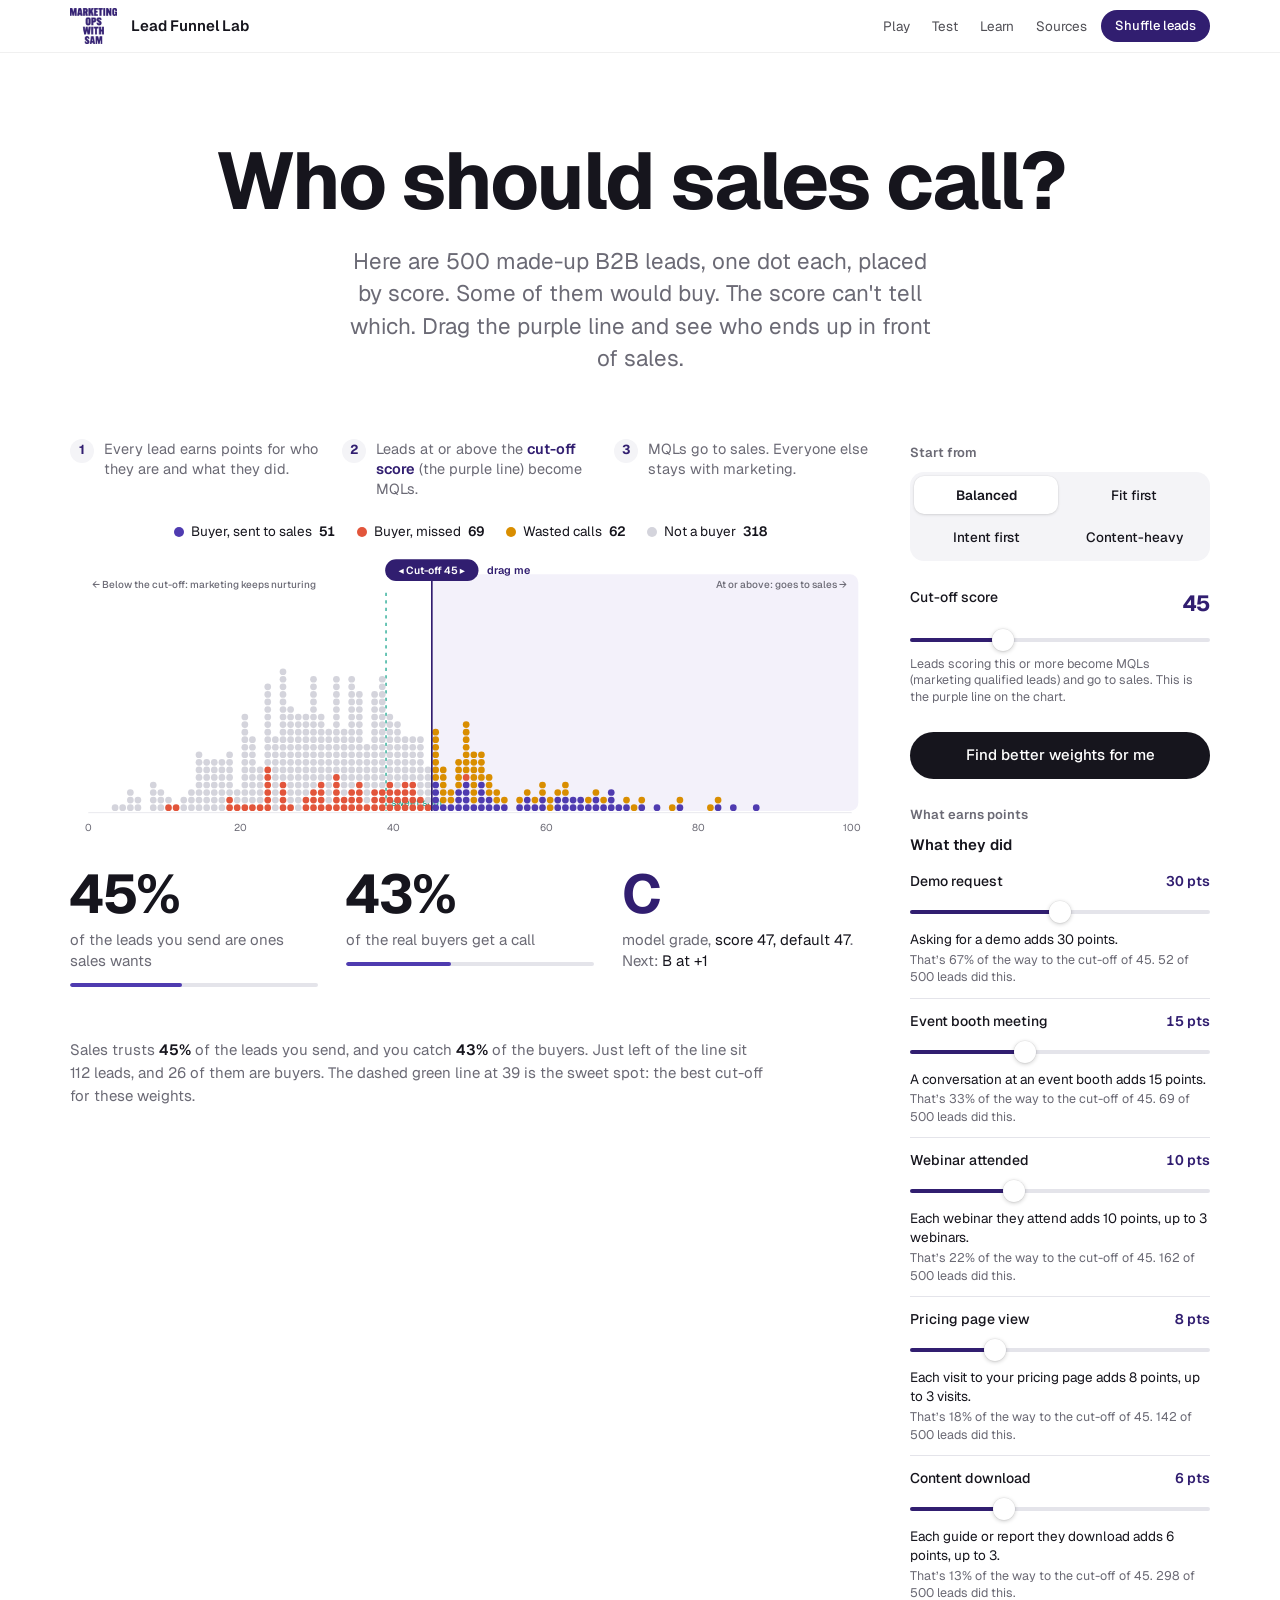
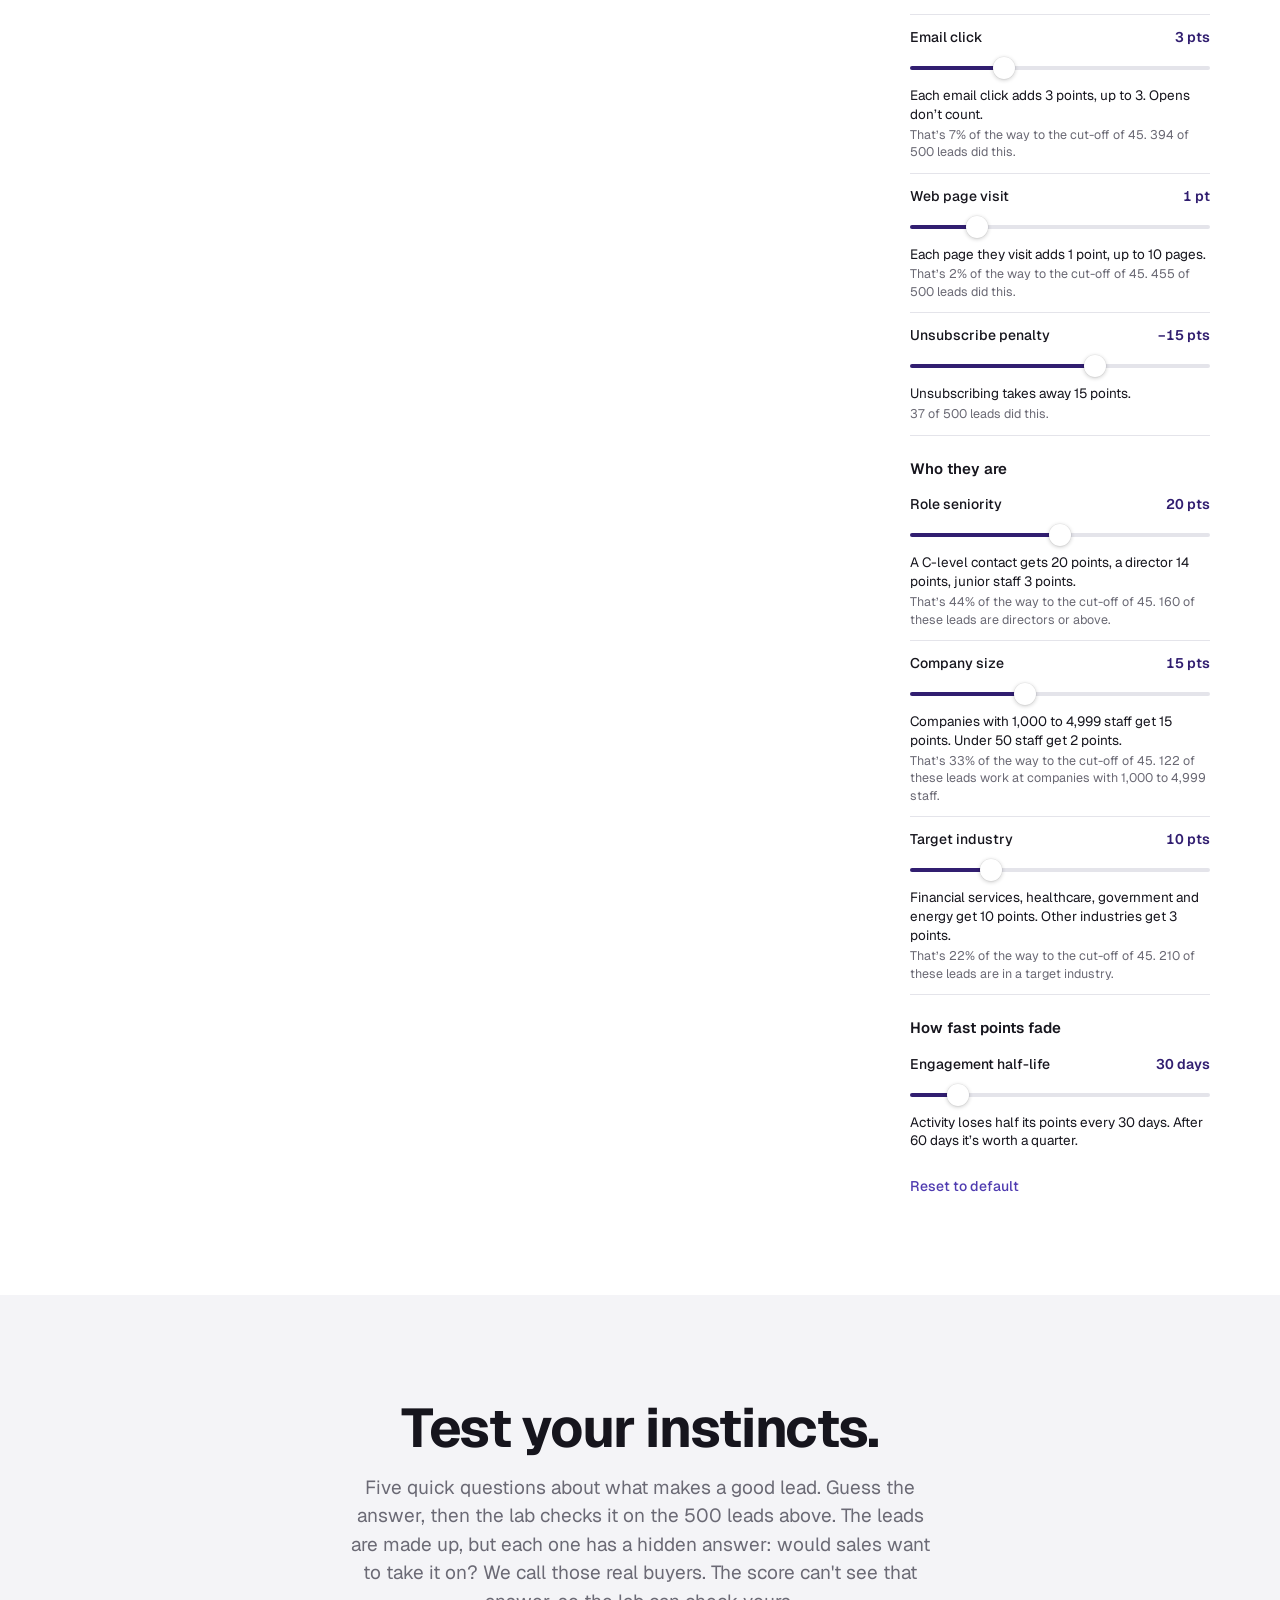
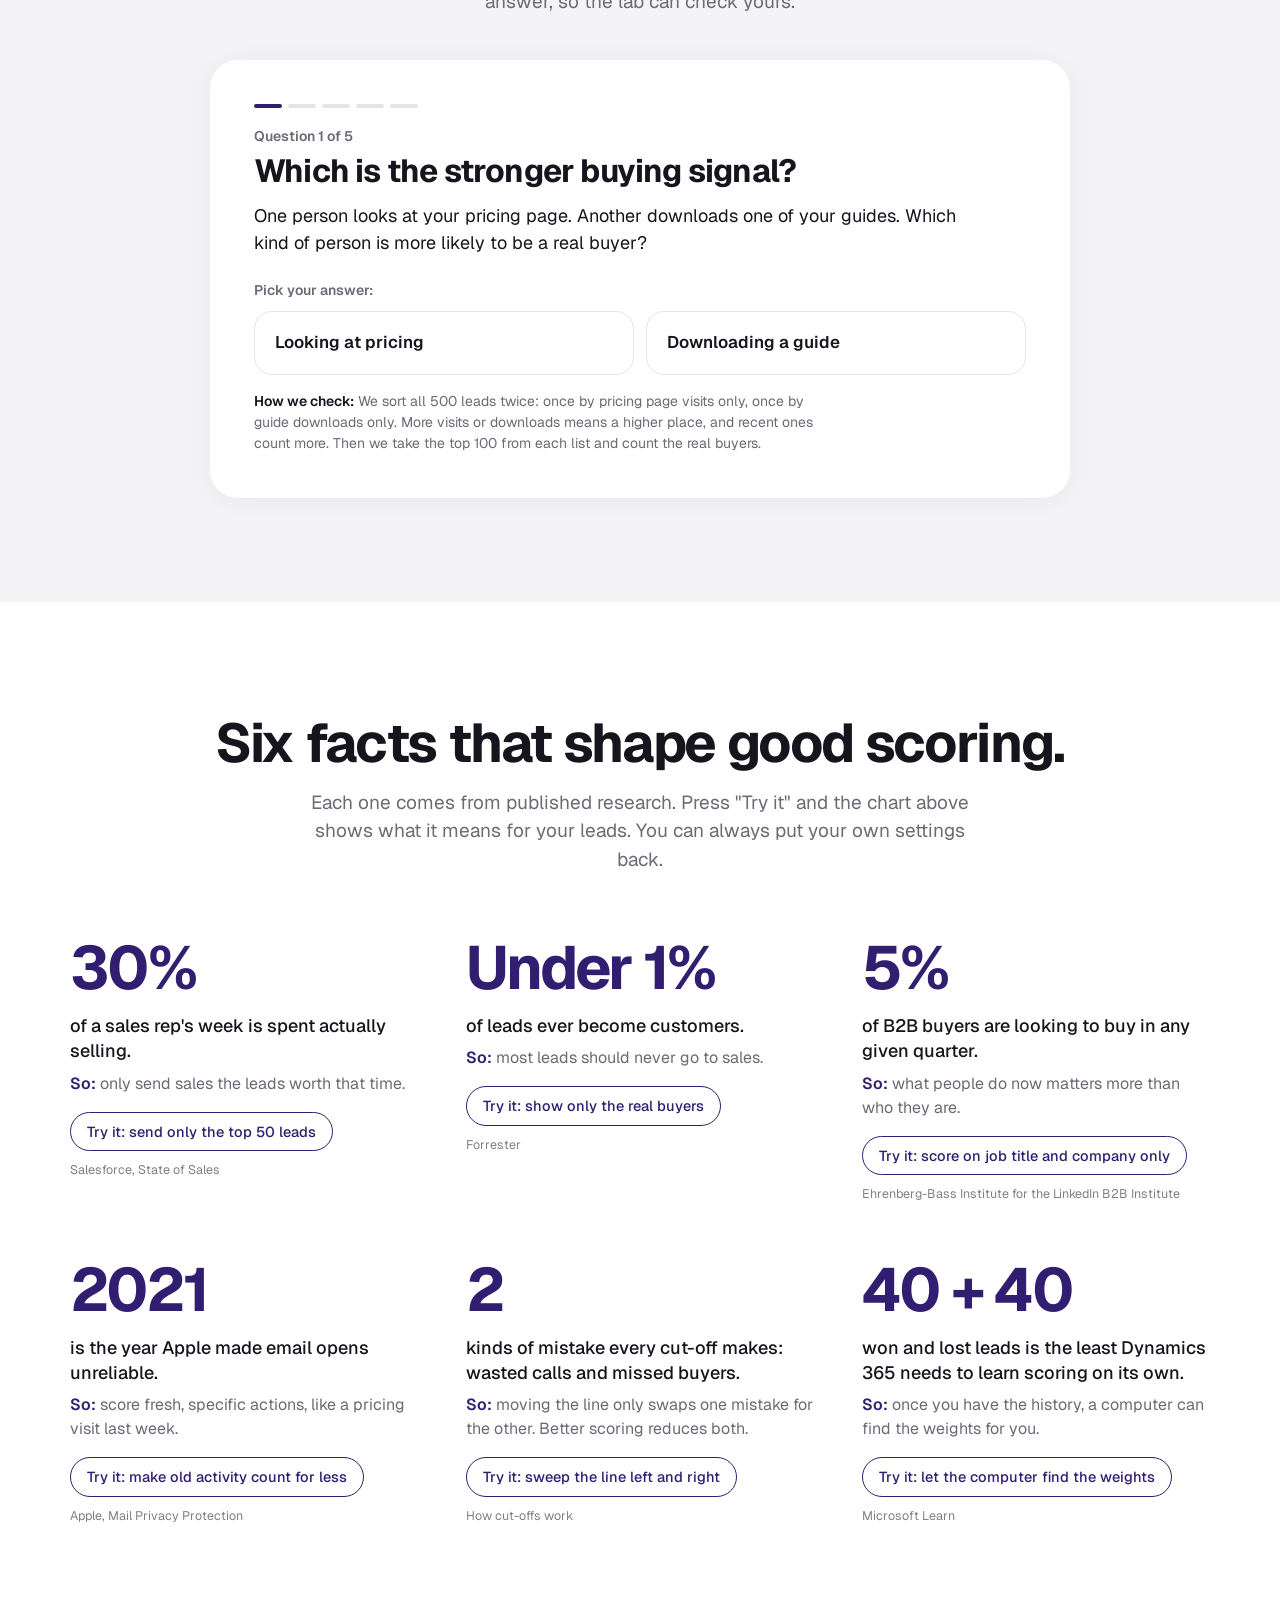
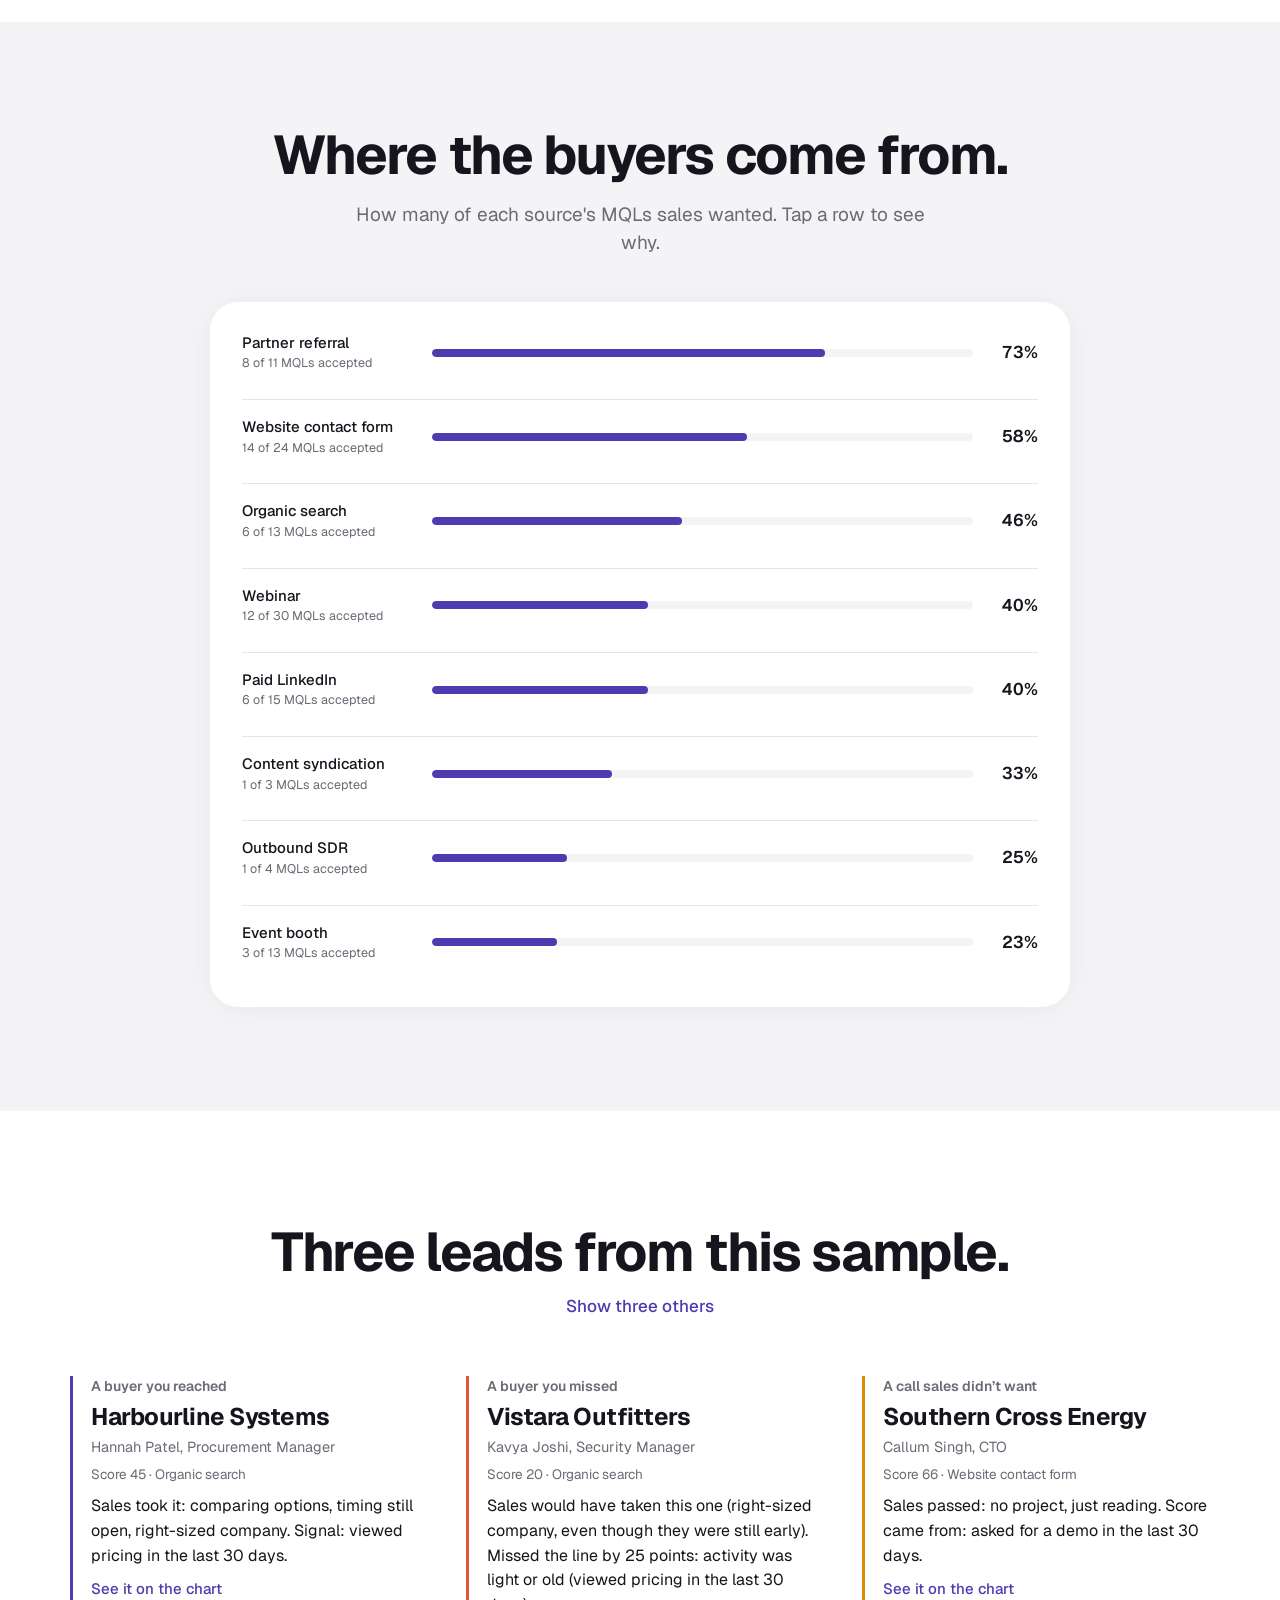
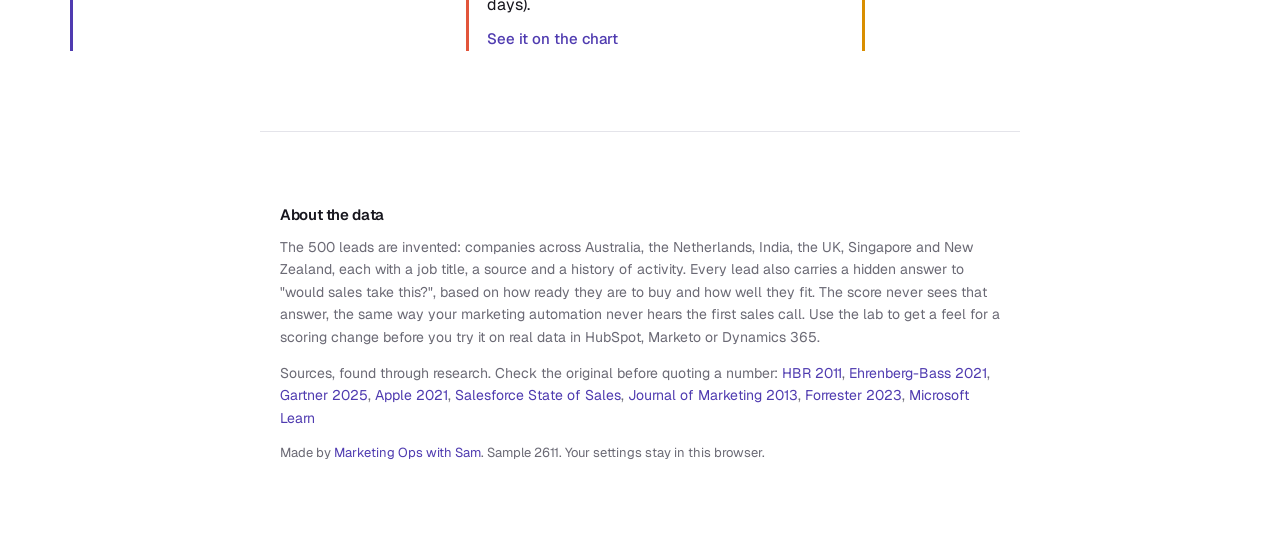
<file: index.html>
<!doctype html>
<html lang="en">
<head>
<meta charset="utf-8">
<meta name="viewport" content="width=device-width, initial-scale=1, viewport-fit=cover">
<title>Lead Funnel Lab</title>
<meta name="description" content="500 made-up B2B leads on one chart. Drag the line to decide who gets a sales call and see how many real buyers you reach.">
<link rel="preconnect" href="https://fonts.googleapis.com">
<link rel="preconnect" href="https://fonts.gstatic.com" crossorigin>
<link rel="stylesheet" href="https://fonts.googleapis.com/css2?family=Geist:wght@400;500;600;700&display=swap">
<link rel="stylesheet" href="assets/styles.css?v=202611130430">
</head>
<body>
<!--APP-START-->
<nav class="nav" aria-label="Lead Funnel Lab">
  <div class="nav-in">
    <a class="nav-brand" href="https://marketingopswithsam.com" target="_blank" rel="noopener"><img src="assets/logo-small.png" alt="Marketing Ops with Sam" width="37" height="28"></a>
    <span class="nav-title">Lead Funnel Lab</span>
    <div class="nav-links">
      <a href="#play">Play</a><a href="#test">Test</a><a href="#learn">Learn</a><a href="#sources-sec">Sources</a>
    </div>
    <a class="nav-full" href="https://marketingopswithsam.github.io/lead-funnel-lab/" target="_blank" rel="noopener">Open full screen</a>
    <button class="nav-btn" id="reseed" type="button">Shuffle leads</button>
  </div>
</nav>

<header class="hero">
  <h1>Who should sales call?</h1>
  <p class="lede">Here are 500 made-up B2B leads, one dot each, placed by score. Some of them would buy. The score can't tell which. Drag the purple line and see who ends up in front of sales.</p>
</header>

<main>
  <section class="play" id="play" aria-label="Play">
    <div class="stage arena">
      <ol class="how" aria-label="How it works">
        <li><b>1</b><span>Every lead earns points for who they are and what they did.</span></li>
        <li><b>2</b><span>Leads at or above the <em class="hl">cut-off score</em> (the purple line) become MQLs.</span></li>
        <li><b>3</b><span>MQLs go to sales. Everyone else stays with marketing.</span></li>
      </ol>
      <div class="quizbar" id="quizbar" hidden><p id="quizbar-text"></p><div><button class="text-btn" id="quizbar-back" type="button">Put my settings back</button><button class="text-btn" id="quizbar-quiz" type="button">Back to the quiz</button></div></div>
      <div class="legend-wrap"><div class="legend" id="legend"></div><p class="focus-cap" id="focus-cap" hidden></p></div>
      <div class="mini" aria-label="Cut-off score">
        <span class="mini-grade" id="mini-grade">C</span>
        <label for="w-threshold-m">Cut-off score <b id="o-threshold-m">45</b></label>
        <input type="range" id="w-threshold-m" data-key="threshold" min="1" max="150" step="1">
      </div>
      <div class="swarm-wrap" id="swarm-wrap">
        <svg id="swarm" viewBox="0 0 960 340" role="img" aria-label="500 leads plotted by score, with the cut-off score that decides who goes to sales"></svg>
        <div class="tip" id="tip" hidden></div>
      </div>

      <div class="stats">
        <div class="stat">
          <b id="m-trust">0%</b>
          <span>of the leads you send are ones sales wants</span>
          <i class="bar"><i id="mf-trust"></i></i>
        </div>
        <div class="stat">
          <b id="m-caught">0%</b>
          <span>of the real buyers get a call</span>
          <i class="bar"><i id="mf-caught"></i></i>
        </div>
        <div class="stat grade">
          <b id="grade">C</b>
          <span>model grade, <em id="grade-sub">score 0, default 0</em>. Next: <em id="grade-next"></em></span>
        </div>
      </div>
      <p class="note" id="note" aria-live="polite"></p>
      <p class="insight" id="insight"></p>
    </div>

    <aside class="panel" aria-label="Scoring controls">
      <p class="panel-h">Start from</p>
      <div class="segmented" id="presets"></div>

      <div class="ctl ctl-line">
        <label for="w-threshold">Cut-off score</label>
        <output id="o-threshold" for="w-threshold"></output>
        <input type="range" id="w-threshold" data-key="threshold" min="1" max="150" step="1">
        <small>Leads scoring this or more become MQLs (marketing qualified leads) and go to sales. This is the purple line on the chart.</small>
      </div>

      <button class="solid-btn" id="ai-btn" type="button"><span id="ai-label">Find better weights for me</span></button>

      <p class="panel-h">What earns points</p>
      <div id="controls"></div>
      <button class="text-btn" id="reset" type="button">Reset to default</button>
    </aside>
  </section>

  <section class="band" id="test" aria-labelledby="test-h">
    <div class="band-in">
      <h2 id="test-h">Test your instincts.</h2>
      <p class="band-lede">Five quick questions about what makes a good lead. Guess the answer, then the lab checks it on the 500 leads above. The leads are made up, but each one has a hidden answer: would sales want to take it on? We call those real buyers. The score can't see that answer, so the lab can check yours. <span id="exp-progress"></span></p>
      <div class="exp" id="exp-body"></div>
    </div>
  </section>

  <section class="learn" id="learn" aria-labelledby="learn-h">
    <h2 id="learn-h">Six facts that shape good scoring.</h2>
    <p class="learn-lede">Each one comes from published research. Press "Try it" and the chart above shows what it means for your leads. You can always put your own settings back.</p>
    <div class="facts">
      <div class="fact"><b class="fact-num">30%</b><p class="fact-what">of a sales rep's week is spent actually selling.</p><p class="fact-so"><span>So:</span> only send sales the leads worth that time.</p><button class="try-btn" type="button" data-try="capacity">Try it: send only the top 50 leads</button><p class="fact-src">Salesforce, State of Sales</p></div>
      <div class="fact"><b class="fact-num">Under 1%</b><p class="fact-what">of leads ever become customers.</p><p class="fact-so"><span>So:</span> most leads should never go to sales.</p><button class="try-btn" type="button" data-try="buyers">Try it: show only the real buyers</button><p class="fact-src">Forrester</p></div>
      <div class="fact"><b class="fact-num">5%</b><p class="fact-what">of B2B buyers are looking to buy in any given quarter.</p><p class="fact-so"><span>So:</span> what people do now matters more than who they are.</p><button class="try-btn" type="button" data-try="fit">Try it: score on job title and company only</button><p class="fact-src">Ehrenberg-Bass Institute for the LinkedIn B2B Institute</p></div>
      <div class="fact"><b class="fact-num">2021</b><p class="fact-what">is the year Apple made email opens unreliable.</p><p class="fact-so"><span>So:</span> score fresh, specific actions, like a pricing visit last week.</p><button class="try-btn" type="button" data-try="fade">Try it: make old activity count for less</button><p class="fact-src">Apple, Mail Privacy Protection</p></div>
      <div class="fact"><b class="fact-num">2</b><p class="fact-what">kinds of mistake every cut-off makes: wasted calls and missed buyers.</p><p class="fact-so"><span>So:</span> moving the line only swaps one mistake for the other. Better scoring reduces both.</p><button class="try-btn" type="button" data-try="sweep">Try it: sweep the line left and right</button><p class="fact-src">How cut-offs work</p></div>
      <div class="fact"><b class="fact-num">40 + 40</b><p class="fact-what">won and lost leads is the least Dynamics 365 needs to learn scoring on its own.</p><p class="fact-so"><span>So:</span> once you have the history, a computer can find the weights for you.</p><button class="try-btn" type="button" data-try="ai">Try it: let the computer find the weights</button><p class="fact-src">Microsoft Learn</p></div>
    </div>
  </section>

  <section class="band" aria-labelledby="src-h">
    <div class="band-in">
      <h2 id="src-h">Where the buyers come from.</h2>
      <p class="band-lede">How many of each source's MQLs sales wanted. Tap a row to see why.</p>
      <div class="sources" id="sources"></div>
    </div>
  </section>

  <section class="people" aria-labelledby="meet-h">
    <div class="people-head">
      <h2 id="meet-h">Three leads from this sample.</h2>
      <button class="text-btn" id="deal" type="button">Show three others</button>
    </div>
    <div class="spotlight" id="spotlight"></div>
  </section>

  <section class="fine" id="sources-sec" aria-labelledby="fine-h">
    <h2 id="fine-h">About the data</h2>
    <p>The 500 leads are invented: companies across Australia, the Netherlands, India, the UK, Singapore and New Zealand, each with a job title, a source and a history of activity. Every lead also carries a hidden answer to "would sales take this?", based on how ready they are to buy and how well they fit. The score never sees that answer, the same way your marketing automation never hears the first sales call. Use the lab to get a feel for a scoring change before you try it on real data in HubSpot, Marketo or Dynamics 365.</p>
    <p class="src-line">Sources, found through research. Check the original before quoting a number: <span id="src-list"></span></p>
    <p class="credit">Made by <a href="https://marketingopswithsam.com" target="_blank" rel="noopener">Marketing Ops with Sam</a>. Sample <span id="seed">2611</span>. Your settings stay in this browser.</p>
  </section>
</main>
<!--APP-END-->
<script src="assets/leads.js?v=202611130430"></script>
<script src="assets/scoring.js?v=202611130430"></script>
<script src="assets/experiments.js?v=202611130430"></script>
<script src="assets/app.js?v=202611130430"></script>
</body>
</html>
</file>
<file: assets/styles.css>
/* Layout: a long, calm page. Frosted nav, big centred headline, then the chart as the hero with a control panel beside it,
   then full-width bands that alternate white and soft grey: test, learn, sources, people, about.
   Brand: Marketing Ops with Sam. The logo indigo is the only accent; chart colours each mean one thing. */
:root {
  color-scheme: light;
  --brand: #311e70;          /* logo indigo: headline accents, buttons, links */
  --brand-2: #4f3bb0;
  --c-sql: #4f3bb0;          /* buyers sent to sales */
  --c-missed: #e2553b;       /* buyers missed */
  --c-wasted: #d98e00;       /* calls sales won't want */
  --c-engaged: #14a38b;      /* sweet spot */
  --c-neutral: #d4d4dc;      /* not a buyer */
  --bg: #ffffff;
  --band: #f4f4f7;
  --ink: #16151d;
  --muted: #6b6a75;
  --line: #e4e4ea;
  --good: #0b7a54;
  --bad: #c2410c;
  --font: 'Geist', -apple-system, BlinkMacSystemFont, 'Segoe UI', system-ui, sans-serif;
  --ease: cubic-bezier(.22, .9, .24, 1);
  --spring: cubic-bezier(.34, 1.3, .64, 1);
}

* { box-sizing: border-box; }
[hidden] { display: none !important; }
html { -webkit-text-size-adjust: 100%; scroll-behavior: smooth; scroll-padding-top: 64px; }
body { margin: 0; background: var(--bg); color: var(--ink); font-family: var(--font); font-size: 17px; line-height: 1.5; -webkit-font-smoothing: antialiased; }
h1, h2, h3 { margin: 0; text-wrap: balance; letter-spacing: -0.025em; }
p { margin: 0; }
a { color: var(--brand-2); text-decoration: none; }
a:hover { text-decoration: underline; }
button, input { font: inherit; color: inherit; }
:focus-visible { outline: 2px solid var(--brand-2); outline-offset: 3px; border-radius: 6px; }
.pad { padding-left: max(20px, env(safe-area-inset-left, 0px)); padding-right: max(20px, env(safe-area-inset-right, 0px)); }

/* Nav */
.nav { position: sticky; top: 0; z-index: 30; background: rgba(255,255,255,0.78); backdrop-filter: saturate(180%) blur(18px); -webkit-backdrop-filter: saturate(180%) blur(18px); border-bottom: 1px solid rgba(0,0,0,0.06); padding-top: env(safe-area-inset-top, 0px); }
.nav-in { max-width: 1180px; margin: 0 auto; height: 52px; display: flex; align-items: center; gap: 14px; padding-left: max(20px, env(safe-area-inset-left, 0px)); padding-right: max(20px, env(safe-area-inset-right, 0px)); }
.nav-brand img { height: 36px; width: auto; display: block; }
.nav-title { font-weight: 600; font-size: 15px; letter-spacing: -0.01em; }
.nav-links { display: flex; gap: 22px; margin-left: auto; font-size: 13.5px; }
.nav-links a { color: var(--ink); opacity: 0.75; }
.nav-links a:hover { opacity: 1; text-decoration: none; }
.nav-btn { border: 0; background: var(--brand); color: #fff; border-radius: 999px; padding: 6px 14px; font-size: 13px; font-weight: 500; cursor: pointer; transition: background 200ms, transform 200ms var(--spring); }
.nav-btn:hover { background: var(--brand-2); }
.nav-btn:active { transform: scale(0.96); }
@media (max-width: 720px) { .nav-links { display: none; } .nav-btn { margin-left: auto; } }

/* Hero */
.hero { text-align: center; max-width: 900px; margin: 0 auto; padding: 88px max(20px, env(safe-area-inset-right, 0px)) 40px max(20px, env(safe-area-inset-left, 0px)); }
.hero h1 { font-size: clamp(2.6rem, 7vw, 5rem); font-weight: 700; line-height: 1.02; color: var(--ink); }
.lede { font-size: clamp(1.1rem, 2.2vw, 1.4rem); line-height: 1.45; color: var(--muted); max-width: 40ch; margin: 22px auto 0; font-weight: 400; }

/* Play: chart is the product shot, panel beside it */
.play { max-width: 1180px; margin: 0 auto; display: grid; gap: 40px; grid-template-columns: minmax(0, 1fr) 300px; align-items: start; padding: 24px max(20px, env(safe-area-inset-right, 0px)) 96px max(20px, env(safe-area-inset-left, 0px)); }
@media (max-width: 980px) { .play { grid-template-columns: minmax(0, 1fr); gap: 32px; } }
.stage { position: sticky; top: 68px; min-width: 0; }
@media (max-width: 980px) { .stage { position: static; } }

.legend { display: flex; flex-wrap: wrap; gap: 6px 18px; justify-content: center; margin-bottom: 10px; }
.legend button { display: inline-flex; align-items: center; gap: 7px; border: 0; background: none; padding: 4px 2px; font-size: 13.5px; color: var(--ink); cursor: pointer; }
.legend button[aria-pressed="false"] { color: var(--muted); text-decoration: line-through; }
.legend button[aria-pressed="false"] i { background: transparent !important; box-shadow: inset 0 0 0 1.5px var(--muted); }
.legend i { width: 10px; height: 10px; border-radius: 50%; display: inline-block; }
.legend b { font-weight: 600; font-variant-numeric: tabular-nums; }

.swarm-wrap { position: relative; touch-action: pan-y; }
#swarm { width: 100%; height: auto; display: block; user-select: none; -webkit-user-select: none; }
#swarm:focus { outline: none; }
#swarm .zone-sales { fill: #f3f1fa; transition: x 300ms var(--ease), width 300ms var(--ease); }
#swarm .zone-label { font-size: 12px; font-weight: 500; fill: var(--muted); font-family: var(--font); }
#swarm .axis text { font-size: 12px; fill: var(--muted); font-family: var(--font); }
#swarm .axis line { stroke: var(--line); }
#swarm .dot { fill: var(--c-neutral); transition: transform 700ms var(--spring), fill 300ms, opacity 300ms; cursor: pointer; }
#swarm.instant .dot { transition: transform 160ms ease-out, fill 200ms, opacity 300ms; }
#swarm .dot.tp { fill: var(--c-sql); }
#swarm .dot.fn { fill: var(--c-missed); }
#swarm .dot.fp { fill: var(--c-wasted); }
#swarm .dot.tn { fill: var(--c-neutral); }
#swarm .dot.dim { opacity: 0.1; }
#swarm .dot.hot, #swarm .dot.spot { stroke: var(--ink); stroke-width: 2; }
#swarm .line-g { cursor: ew-resize; }
#swarm .line-g:focus { outline: none; }
#swarm .line-g:focus-visible .handle { stroke: var(--c-engaged); stroke-width: 3; }
#swarm .mql-line { stroke: var(--brand); stroke-width: 2; }
#swarm .line-hit { stroke: transparent; stroke-width: 30; }
#swarm .handle { fill: var(--brand); transition: fill 200ms; }
#swarm .handle-text { fill: #fff; font-size: 12.5px; font-weight: 600; font-family: var(--font); }
#swarm .line-g:hover .handle, #swarm.dragging .handle { fill: var(--brand-2); }
#swarm.dragging { cursor: ew-resize; }
#swarm .sweet { stroke: var(--c-engaged); stroke-width: 1.5; stroke-dasharray: 4 5; }
#swarm .sweet-label { fill: var(--c-engaged); font-size: 12px; font-weight: 500; font-family: var(--font); }
#swarm.narrow .axis text, #swarm.narrow .zone-label, #swarm.narrow .sweet-label { font-size: 14px; }

.tip { position: absolute; z-index: 5; width: min(300px, 82%); background: rgba(22,21,29,0.94); color: #fff; border-radius: 14px; padding: 14px 16px; font-size: 13px; line-height: 1.45;
  box-shadow: 0 18px 40px rgba(22,21,29,0.22); pointer-events: none; animation: tipin 180ms var(--ease); backdrop-filter: blur(10px); }
@keyframes tipin { from { opacity: 0; transform: translateY(4px); } to { opacity: 1; transform: none; } }
.tip b { display: block; font-size: 14px; font-weight: 600; }
.tip .tip-sub { color: rgba(255,255,255,0.65); }
.tip .tip-row { display: flex; flex-wrap: wrap; gap: 6px 8px; align-items: center; margin: 8px 0; }
.tip .tag-pill { border-radius: 999px; padding: 2px 8px; font-weight: 600; font-size: 11.5px; white-space: nowrap; }

.stats { display: grid; grid-template-columns: repeat(3, minmax(0, 1fr)); gap: 28px; margin-top: 28px; }
@media (max-width: 620px) { .stats { grid-template-columns: minmax(0, 1fr); gap: 18px; } }
.stat b { display: block; font-size: clamp(2.4rem, 5vw, 3.4rem); font-weight: 700; letter-spacing: -0.04em; line-height: 1; color: var(--ink); font-variant-numeric: tabular-nums; }
.stat.grade b { color: var(--brand); }
.stat span { display: block; font-size: 15px; color: var(--muted); margin-top: 8px; line-height: 1.4; }
.stat em { font-style: normal; color: var(--ink); }
.stat .bar { display: block; height: 4px; border-radius: 4px; background: var(--line); margin-top: 12px; overflow: hidden; }
.stat .bar i { display: block; height: 100%; width: 0; background: var(--c-sql); border-radius: 4px; transition: width 700ms var(--spring); }
.grade-letter-pop, #grade.pop { animation: pop 520ms var(--spring); }
@keyframes pop { 0% { transform: scale(0.7); opacity: 0.3; } 60% { transform: scale(1.12); } 100% { transform: scale(1); opacity: 1; } }
.note { min-height: 1.5em; margin-top: 22px; font-size: 15px; font-weight: 500; color: var(--brand); }
.note.show { animation: notein 400ms var(--ease); }
@keyframes notein { from { opacity: 0; transform: translateY(6px); } to { opacity: 1; transform: none; } }
.insight { margin-top: 6px; font-size: 15px; color: var(--muted); line-height: 1.55; max-width: 70ch; }
.insight b { color: var(--ink); font-weight: 600; }

/* Panel */
.panel { min-width: 0; }
.panel-h { font-size: 13px; font-weight: 600; color: var(--muted); margin: 26px 0 10px; }
.panel-h:first-child { margin-top: 4px; }
.segmented { display: grid; grid-template-columns: 1fr 1fr; gap: 4px; background: var(--band); border-radius: 14px; padding: 4px; }
.segmented .preset { border: 0; background: transparent; border-radius: 10px; padding: 9px 8px; font-size: 13.5px; font-weight: 500; cursor: pointer; color: var(--ink); transition: background 220ms var(--ease), box-shadow 220ms; }
.segmented .preset small { display: none; }
.segmented .preset:hover { background: rgba(255,255,255,0.6); }
.segmented .preset[aria-pressed="true"] { background: #fff; box-shadow: 0 1px 3px rgba(0,0,0,0.12), 0 0 0 0.5px rgba(0,0,0,0.04); font-weight: 600; }

.ctl { display: grid; grid-template-columns: 1fr auto; gap: 0 8px; padding: 8px 0; }
.ctl label { font-size: 14px; font-weight: 500; }
.ctl output { font-size: 14px; font-weight: 500; color: var(--muted); font-variant-numeric: tabular-nums; }
.ctl small { grid-column: 1 / -1; color: var(--muted); font-size: 12.5px; line-height: 1.35; }
.ctl-line { margin-top: 18px; }
.ctl-line output { color: var(--brand); font-weight: 700; font-size: 22px; letter-spacing: -0.02em; }
#controls .dock-label { font-size: 12.5px; font-weight: 600; color: var(--muted); margin: 14px 0 0; }
#controls .dock-label:first-child { margin-top: 0; }

input[type="range"] { grid-column: 1 / -1; width: 100%; margin: 8px 0 4px; height: 24px; background: transparent; -webkit-appearance: none; appearance: none; cursor: pointer; }
input[type="range"]::-webkit-slider-runnable-track { height: 4px; border-radius: 4px; background: linear-gradient(90deg, var(--brand) var(--fill, 50%), var(--line) var(--fill, 50%)); }
input[type="range"]::-moz-range-track { height: 4px; border-radius: 4px; background: var(--line); }
input[type="range"]::-moz-range-progress { height: 4px; border-radius: 4px; background: var(--brand); }
input[type="range"]::-webkit-slider-thumb { -webkit-appearance: none; width: 22px; height: 22px; margin-top: -9px; border-radius: 50%; background: #fff; border: 0; box-shadow: 0 1px 4px rgba(0,0,0,0.22), 0 0 0 0.5px rgba(0,0,0,0.06); transition: transform 180ms var(--spring); }
input[type="range"]::-moz-range-thumb { width: 22px; height: 22px; border-radius: 50%; background: #fff; border: 0; box-shadow: 0 1px 4px rgba(0,0,0,0.22); }
input[type="range"]:active::-webkit-slider-thumb { transform: scale(1.12); }

.solid-btn { width: 100%; margin-top: 18px; border: 0; background: var(--ink); color: #fff; border-radius: 999px; padding: 12px 18px; font-size: 15px; font-weight: 500; cursor: pointer; transition: background 200ms, transform 200ms var(--spring); }
.solid-btn:hover { background: var(--brand); }
.solid-btn:active { transform: scale(0.98); }
.solid-btn.running { background: var(--brand); animation: breathe 1.4s ease-in-out infinite; }
@keyframes breathe { 50% { opacity: 0.82; } }
.text-btn, .link-btn { border: 0; background: none; padding: 0; color: var(--brand-2); font-size: 15px; font-weight: 500; cursor: pointer; }
.text-btn:hover, .link-btn:hover { text-decoration: underline; }
.link-btn::after { content: " ›"; }
#reset { margin-top: 14px; font-size: 14px; }

/* Phone: compact line control above the chart */
.mini { display: none; }
@media (max-width: 980px) {
  .mini { display: grid; grid-template-columns: auto 1fr; gap: 0 12px; align-items: center; position: sticky; top: 56px; z-index: 6; background: rgba(255,255,255,0.86); backdrop-filter: blur(14px); -webkit-backdrop-filter: blur(14px); border-radius: 14px; padding: 8px 12px; margin-bottom: 8px; box-shadow: 0 0 0 1px var(--line); }
  .mini-grade { grid-row: span 2; font-size: 26px; font-weight: 700; color: var(--brand); width: 44px; text-align: center; }
  .mini label { font-size: 13.5px; font-weight: 500; }
  .mini input { margin: 0; }
}

/* Bands */
.band { background: var(--band); padding: 104px max(20px, env(safe-area-inset-right, 0px)) 104px max(20px, env(safe-area-inset-left, 0px)); }
.band-in { max-width: 860px; margin: 0 auto; text-align: center; }
.band h2, .learn h2, .people h2 { font-size: clamp(2rem, 5vw, 3.4rem); font-weight: 700; line-height: 1.05; }
.band-lede { font-size: 19px; color: var(--muted); margin: 18px auto 44px; max-width: 46ch; }
#exp-progress { color: var(--ink); font-weight: 500; white-space: nowrap; }

/* Experiments */
.exp { text-align: left; background: #fff; border-radius: 28px; padding: clamp(24px, 4vw, 44px); box-shadow: 0 2px 30px rgba(22,21,29,0.05); }
.exp-card { animation: slidein 420ms var(--ease); }
@keyframes slidein { from { opacity: 0; transform: translateY(12px); } to { opacity: 1; transform: none; } }
.exp-hyp { font-size: 14px; font-weight: 600; color: var(--muted); }
.exp-hyp-text { font-size: clamp(1.4rem, 3vw, 1.9rem); font-weight: 600; letter-spacing: -0.02em; line-height: 1.2; margin: 8px 0 14px; }
.exp-q { font-size: 17px; color: var(--muted); margin-bottom: 22px; }
.exp-q b { color: var(--ink); font-weight: 500; }
.choices { display: grid; grid-template-columns: 1fr 1fr; gap: 12px; }
@media (max-width: 560px) { .choices { grid-template-columns: 1fr; } }
.choice { border: 1.5px solid var(--line); border-radius: 18px; background: #fff; padding: 18px 20px; text-align: left; cursor: pointer; font-size: 16px; font-weight: 500; transition: border-color 200ms, transform 200ms var(--spring), box-shadow 200ms; }
.choice:hover:not(:disabled) { border-color: var(--brand-2); transform: translateY(-2px); box-shadow: 0 8px 20px rgba(79,59,176,0.1); }
.choice:disabled { cursor: default; }
.choice .num { display: block; font-size: 30px; font-weight: 700; letter-spacing: -0.03em; color: var(--ink); margin-top: 8px; min-height: 1.1em; font-variant-numeric: tabular-nums; }
.choice .bar { display: block; height: 6px; border-radius: 6px; background: var(--band); margin-top: 10px; overflow: hidden; }
.choice .bar i { display: block; height: 100%; width: 0; border-radius: 6px; background: var(--c-neutral); transition: width 1100ms var(--ease); }
.choice.winner { border-color: var(--c-sql); }
.choice.winner .bar i { background: var(--c-sql); }
.choice.picked { box-shadow: 0 0 0 4px #ece9f8; }
.dir-row { display: flex; align-items: baseline; gap: 14px; flex-wrap: wrap; margin-top: 18px; font-size: 15px; color: var(--muted); }
.dir-num { font-size: 34px; font-weight: 700; letter-spacing: -0.03em; color: var(--ink); font-variant-numeric: tabular-nums; }
.dir-arrow { color: var(--muted); }
.verdict { margin-top: 22px; padding-top: 22px; border-top: 1px solid var(--line); animation: slidein 380ms var(--ease); }
.verdict h3 { font-size: 22px; font-weight: 600; margin-bottom: 6px; }
.verdict h3:focus { outline: none; }
.verdict.right h3 { color: var(--good); }
.verdict.wrong h3 { color: var(--bad); }
.verdict p { font-size: 16px; color: var(--ink); line-height: 1.55; }
.verdict .src { font-size: 13.5px; color: var(--muted); margin-top: 10px; }
.exp-actions { display: flex; gap: 18px; flex-wrap: wrap; align-items: center; margin-top: 20px; }
.primary-btn { border: 0; background: var(--ink); color: #fff; border-radius: 999px; padding: 10px 20px; font-weight: 500; font-size: 15px; cursor: pointer; transition: background 200ms; }
.primary-btn:hover { background: var(--brand); }
.ghost-btn { border: 0; background: none; color: var(--brand-2); font-size: 15px; font-weight: 500; cursor: pointer; padding: 0; }
.ghost-btn:hover { text-decoration: underline; }

/* Learn: big numbers */
.learn { max-width: 1180px; margin: 0 auto; padding: 112px max(20px, env(safe-area-inset-right, 0px)) 96px max(20px, env(safe-area-inset-left, 0px)); text-align: center; }
.facts { display: grid; grid-template-columns: repeat(3, minmax(0, 1fr)); gap: 56px 48px; margin-top: 64px; text-align: left; }
@media (max-width: 900px) { .facts { grid-template-columns: repeat(2, minmax(0, 1fr)); } }
@media (max-width: 560px) { .facts { grid-template-columns: minmax(0, 1fr); gap: 40px; } }
.fact b { display: block; font-size: clamp(2.8rem, 6vw, 4.2rem); font-weight: 700; letter-spacing: -0.045em; line-height: 1; color: var(--brand); }
.fact p { font-size: 16px; color: var(--muted); margin: 14px 0 12px; line-height: 1.5; }
.fact .link-btn { font-size: 15px; }

/* Sources */
.sources { display: flex; flex-direction: column; gap: 4px; text-align: left; background: #fff; border-radius: 28px; padding: 18px clamp(18px, 3vw, 32px); box-shadow: 0 2px 30px rgba(22,21,29,0.05); }
.src-row { display: grid; grid-template-columns: 11rem minmax(0, 1fr) 3.2rem; gap: 14px; align-items: center; padding: 12px 0; border-bottom: 1px solid var(--line); cursor: pointer; }
.src-row:last-child { border-bottom: 0; }
@media (max-width: 560px) { .src-row { grid-template-columns: minmax(0, 1fr) 3.2rem; } .src-row .track { grid-column: 1 / -1; grid-row: 2; } }
.src-row > span:first-child { font-size: 15px; font-weight: 500; }
.src-row .n { display: block; color: var(--muted); font-size: 12.5px; font-weight: 400; }
.src-row .track { height: 8px; border-radius: 8px; background: var(--band); overflow: hidden; }
.src-row .fill { height: 100%; border-radius: 8px; background: var(--c-sql); transition: width 700ms var(--spring); }
.src-row .pct { font-weight: 600; text-align: right; font-variant-numeric: tabular-nums; }
.src-row .why { grid-column: 1 / -1; font-size: 14px; color: var(--muted); max-height: 0; overflow: hidden; transition: max-height 300ms var(--ease); }
.src-row:hover .why, .src-row.open .why { max-height: 4em; }
@media (hover: none) { .src-row .why { max-height: none; } }

/* People */
.people { max-width: 1180px; margin: 0 auto; padding: 112px max(20px, env(safe-area-inset-right, 0px)) 80px max(20px, env(safe-area-inset-left, 0px)); }
.people-head { text-align: center; }
.people-head .text-btn { margin-top: 14px; font-size: 17px; }
.spotlight { display: grid; grid-template-columns: repeat(3, minmax(0, 1fr)); gap: 48px; margin-top: 56px; }
@media (max-width: 860px) { .spotlight { grid-template-columns: minmax(0, 1fr); gap: 40px; } }
.spot-card { text-align: left; border: 0; background: none; padding: 0 0 0 18px; border-left: 3px solid var(--c-neutral); display: flex; flex-direction: column; gap: 6px; cursor: pointer; }
.spot-card.tp { border-left-color: var(--c-sql); }
.spot-card.fn { border-left-color: var(--c-missed); }
.spot-card.fp { border-left-color: var(--c-wasted); }
.spot-card.deal { animation: slidein 500ms var(--ease) both; }
.spot-title { font-size: 14px; font-weight: 600; color: var(--muted); }
.spot-company { font-size: 24px; font-weight: 700; letter-spacing: -0.02em; color: var(--ink); line-height: 1.15; }
.spot-who { font-size: 14.5px; color: var(--muted); }
.spot-meta { font-size: 13.5px; color: var(--muted); display: flex; gap: 8px; flex-wrap: wrap; align-items: center; }
.spot-meta .pill { display: none; }
.spot-why { font-size: 16px; color: var(--ink); line-height: 1.55; margin-top: 4px; }
.spot-go { font-size: 15px; font-weight: 500; color: var(--brand-2); margin-top: 4px; }
.spot-card:hover .spot-go { text-decoration: underline; }

/* About */
.fine { max-width: 760px; margin: 0 auto; padding: 72px max(20px, env(safe-area-inset-right, 0px)) 72px max(20px, env(safe-area-inset-left, 0px)); border-top: 1px solid var(--line); }
.fine h2 { font-size: 15px; font-weight: 600; margin-bottom: 10px; }
.fine p { font-size: 14px; color: var(--muted); line-height: 1.6; }
.fine p + p { margin-top: 14px; }
.src-line .ss-chip { color: var(--brand-2); }
.src-line .ss-chip:not(:last-child)::after { content: ", "; color: var(--muted); }
.credit { font-size: 13px !important; }

@media (prefers-reduced-motion: reduce) {
  html { scroll-behavior: auto; }
  *, *::before, *::after { animation-duration: 1ms !important; animation-iteration-count: 1 !important; transition-duration: 1ms !important; }
}

/* How it works, above the chart */
.how { list-style: none; margin: 0 0 18px; padding: 0; display: grid; grid-template-columns: repeat(3, minmax(0, 1fr)); gap: 16px; }
@media (max-width: 720px) { .how { grid-template-columns: minmax(0, 1fr); gap: 8px; } }
.how li { display: flex; gap: 10px; align-items: flex-start; font-size: 14.5px; color: var(--muted); line-height: 1.4; }
.how li b { flex: none; width: 24px; height: 24px; border-radius: 50%; background: var(--band); color: var(--brand); font-size: 13px; font-weight: 700; display: grid; place-items: center; }
.how .hl { color: var(--brand); font-weight: 600; font-style: normal; }

/* First-visit hint on the line */
#swarm .drag-hint { fill: var(--brand); font-size: 13px; font-weight: 600; font-family: var(--font); opacity: 0; }
#swarm .line-g.hinting .drag-hint { opacity: 1; }
#swarm .line-g.hinting { animation: nudge 2.6s var(--ease) infinite; }
@keyframes nudge { 0%, 60%, 100% { transform: translateX(0); } 70% { transform: translateX(10px); } 80% { transform: translateX(-6px); } 90% { transform: translateX(3px); } }
@media (prefers-reduced-motion: reduce) { #swarm .line-g.hinting { animation: none; } }

/* Slider help: a sentence that changes as you drag, and who it affects */
#controls .ctl { padding: 12px 0; border-bottom: 1px solid var(--line); }
#controls .ctl:last-child { border-bottom: 0; }
#controls .ctl output { color: var(--brand); font-weight: 600; }
.ctl .say { font-size: 13.5px; color: var(--ink); line-height: 1.4; margin-top: 2px; }
.ctl .reach { font-size: 12.5px; color: var(--muted); line-height: 1.4; margin-top: 2px; }
.ctl .reach:empty { display: none; }
#controls .dock-label { font-size: 15px; font-weight: 600; color: var(--ink); margin: 22px 0 2px; }
#controls .dock-label:first-child { margin-top: 0; }
#controls .ctl:hover label, #controls .ctl:focus-within label { color: var(--brand); }
#swarm.focusing .dot:not(.has) { opacity: 0.12; }
#swarm.focusing .dot.has { stroke: var(--surface, #fff); stroke-width: 0.6; }
.legend-wrap { position: relative; }
.stage.focusing .legend { visibility: hidden; }
.focus-cap { position: absolute; inset: 0 0 auto 0; margin: 0 auto; width: fit-content; max-width: 100%; background: var(--ink); color: #fff; font-size: 13.5px; font-weight: 500; padding: 6px 14px; border-radius: 999px; text-align: center; pointer-events: none; animation: tipin 160ms var(--ease); }

/* Experiments, plain-question version */
#exp-progress { display: block; margin-top: 10px; font-size: 16px; }
#exp-progress:empty { display: none; }
.exp-dots { display: flex; gap: 6px; margin-bottom: 18px; }
.exp-dots i { width: 28px; height: 4px; border-radius: 4px; background: var(--line); transition: background 300ms; }
.exp-dots i.done { background: var(--c-sql); opacity: 0.45; }
.exp-dots i.now { background: var(--brand); }
.exp-step { font-size: 14px; font-weight: 600; color: var(--muted); }
.exp-title { font-size: clamp(1.5rem, 3.2vw, 2rem); font-weight: 700; letter-spacing: -0.025em; line-height: 1.15; margin: 6px 0 12px; }
.exp-title:focus { outline: none; }
.exp-ask { font-size: 18px; line-height: 1.5; color: var(--ink); max-width: 60ch; }
.exp-pick { font-size: 14px; font-weight: 600; color: var(--muted); margin: 24px 0 10px; }
.choice { display: flex; flex-direction: column; gap: 10px; }
.choice-label { font-size: 17px; font-weight: 600; }
.choice-result:empty { display: none; }
.r-num { font-size: 14.5px; color: var(--muted); font-weight: 400; }
.r-num b { font-size: 28px; font-weight: 700; color: var(--ink); letter-spacing: -0.03em; font-variant-numeric: tabular-nums; margin-right: 2px; }
.r-bar { position: relative; display: block; height: 8px; border-radius: 8px; background: var(--band); overflow: visible; }
.r-bar i { display: block; height: 100%; width: 0; border-radius: 8px; background: var(--c-neutral); transition: width 1100ms var(--ease); }
.r-bar s { position: absolute; top: -4px; bottom: -4px; width: 2px; background: var(--muted); border-radius: 2px; text-decoration: none; }
.choice.winner .r-bar i { background: var(--c-sql); }
.choice.winner { border-color: var(--c-sql); }
.choice.winner .choice-label::after { content: "  ✓"; color: var(--c-sql); }
.exp-how { font-size: 14px; color: var(--muted); line-height: 1.5; margin-top: 16px; max-width: 64ch; }
.exp-how b { color: var(--ink); font-weight: 600; }
.verdict p b { font-weight: 600; }
.your-pick { align-self: flex-start; font-size: 12px; font-weight: 600; color: var(--brand); background: #efecf8; border-radius: 999px; padding: 2px 9px; margin-top: -4px; }

/* Reveal clarity */
.win-tag { align-self: flex-start; font-size: 12px; font-weight: 600; color: #fff; background: var(--c-sql); border-radius: 999px; padding: 2px 9px; margin-top: -4px; }
.choice.winner .choice-label::after { content: none; }
.choice.wrong-pick { border-color: var(--line); box-shadow: 0 0 0 2px var(--line); }
.choice.wrong-pick .r-bar i { background: var(--c-neutral); }
.r-bar s em { position: absolute; top: 14px; left: 50%; transform: translateX(-50%); font-style: normal; font-size: 11.5px; color: var(--muted); white-space: nowrap; }
.choice-result { padding-bottom: 14px; }
.exp-under { font-size: 15px; color: var(--ink); margin-top: 14px; }
.exp-dir b { font-size: 26px; font-weight: 700; letter-spacing: -0.03em; font-variant-numeric: tabular-nums; }
.exp-dir span { color: var(--muted); }

/* Quiz setup note above the chart */
.quizbar { display: flex; flex-wrap: wrap; gap: 8px 18px; align-items: center; justify-content: space-between; background: var(--band); border-radius: 14px; padding: 12px 16px; margin-bottom: 14px; animation: tipin 220ms var(--ease); }
.quizbar p { font-size: 14px; color: var(--ink); max-width: 62ch; line-height: 1.45; }
.quizbar div { display: flex; gap: 16px; flex-wrap: wrap; }
.quizbar .text-btn { font-size: 14px; }

/* Six facts, plain version */
.learn-lede { font-size: 19px; color: var(--muted); max-width: 52ch; margin: 18px auto 0; }
.fact { display: flex; flex-direction: column; gap: 8px; }
.fact .fact-num { font-size: clamp(2.6rem, 5.5vw, 3.8rem); }
.fact p.fact-what { font-size: 18px; color: var(--ink); margin: 6px 0 0; line-height: 1.4; font-weight: 500; }
.fact p.fact-so { font-size: 16px; color: var(--muted); margin: 0; line-height: 1.5; }
.fact-so span { color: var(--brand); font-weight: 600; }
.try-btn { align-self: flex-start; margin-top: 8px; border: 1.5px solid var(--brand); background: #fff; color: var(--brand); border-radius: 999px; padding: 8px 16px; font-size: 14.5px; font-weight: 500; cursor: pointer; transition: background 200ms, color 200ms, transform 200ms var(--spring); }
.try-btn:hover { background: var(--brand); color: #fff; }
.try-btn:active { transform: scale(0.97); }
.fact p.fact-src { font-size: 12.5px; color: var(--muted); margin: 2px 0 0; opacity: 0.85; }

/* Embedded on another site (?embed=1) */
.nav-full { display: none; font-size: 13.5px; color: var(--brand-2); margin-left: auto; }
.embed body { background: transparent; }
.embed .nav { position: static; background: transparent; backdrop-filter: none; -webkit-backdrop-filter: none; border-bottom: 1px solid var(--line); }
.embed .nav-links { display: none; }
.embed .nav-full { display: inline; }
.embed .nav-btn { margin-left: 14px; }
.embed .hero { padding-top: 40px; padding-bottom: 24px; }
.embed .stage { position: static; }
.embed .mini { position: static; }
.embed .play { padding-bottom: 64px; }
.embed .band, .embed .learn, .embed .people { padding-top: 72px; padding-bottom: 72px; }
.embed #quizbar, .embed #learn, .embed .arena, .embed #exp-body, .embed #play { scroll-margin-top: 100px; }
</file>
